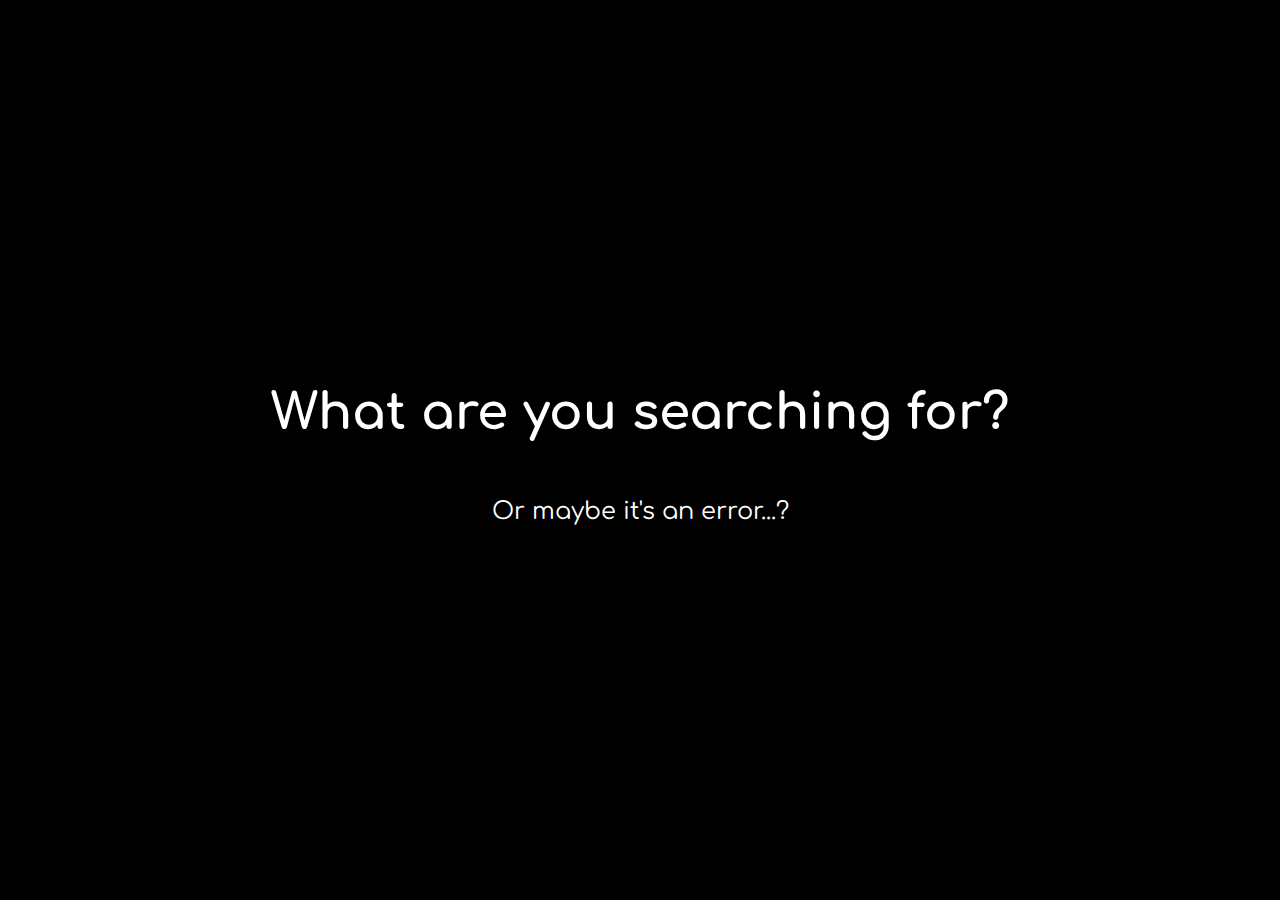
<file: index.html>
<!DOCTYPE html>
<html lang="en">
<head>
  <meta charset="UTF-8">
  <meta name="viewport" content="width=device-width, initial-scale=1.0">
  <title>JPPX | Github Creations</title>
  <link href="https://fonts.googleapis.com/css2?family=Comfortaa:wght@700&family=Comfortaa&display=swap" rel="stylesheet">
  <style>
    body {
      background-color: black;
      color: white;
      font-family: 'Comfortaa', sans-serif;
      margin: 0;
      height: 100vh;
      display: flex;
      justify-content: center;
      align-items: center;
      text-align: center;
      flex-direction: column;
      -webkit-user-select: none; /* Disable text selection in webkit browsers */
      -moz-user-select: none; /* Disable text selection in Firefox */
      -ms-user-select: none; /* Disable text selection in IE/Edge */
      user-select: none; /* Disable text selection in other browsers */
    }
    h1 {
      font-size: 50px;
      font-weight: 700;
    }
    p {
      font-size: 24px;
      font-weight: 400;
    }
    a {
      color: #00f;
      text-decoration: none;
      font-weight: 400;
    }
    a:hover {
      color: #ff0;
    }
  </style>
</head>
<body>
  <h1>What are you searching for?</h1>
  <p>Or maybe it's an error...?</p>
</body>
</html>
</file>
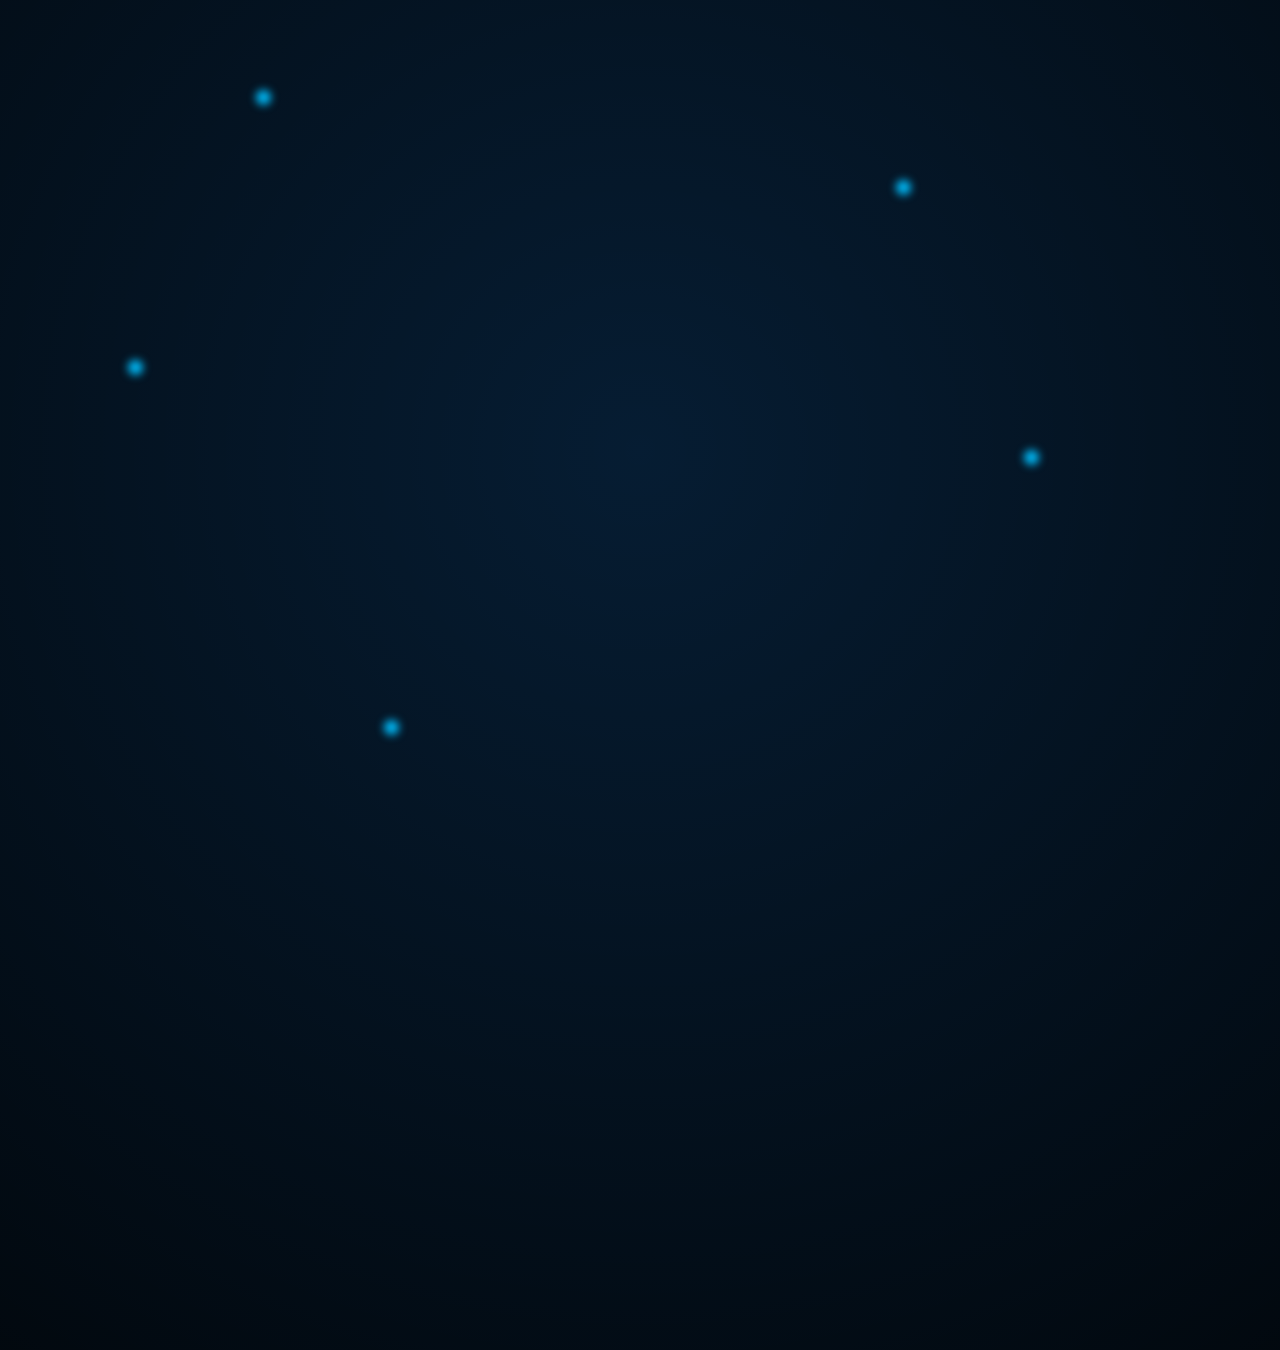
<file: aboutme.html>
<!DOCTYPE html>
<html lang="en">
<head>
  <meta charset="UTF-8">
  <meta name="viewport" content="width=device-width, initial-scale=1.0">
  <title>JPPX | Roblox Dev</title>
  <link href="https://fonts.googleapis.com/css2?family=Comfortaa:wght@400;700&display=swap" rel="stylesheet">
  <style>
    body {
      margin: 0;
      padding: 0;
      font-family: 'Comfortaa', sans-serif;
      background: black;
      color: white;
      height: 100vh;
      overflow: hidden;
      display: flex;
      justify-content: center;
      align-items: center;
      flex-direction: column;
      text-align: center;
      position: relative;
    }

    h1 {
      font-size: 64px;
      font-weight: 700;
      letter-spacing: 2px;
      background: linear-gradient(90deg, #1e90ff, #00bfff);
      -webkit-background-clip: text;
      -webkit-text-fill-color: transparent;
      opacity: 0;
      animation: fadeIn 1.5s ease-out forwards;
      margin-bottom: 0;
    }

    h2 {
      font-size: 36px;
      font-weight: 400;
      color: rgba(173, 216, 230, 0.8);
      opacity: 0;
      animation: fadeIn 2s ease-out 0.5s forwards;
      margin-top: 5px; /* Zmniejszono odstęp między JPPX a Roblox Developer */
    }

    .background {
      position: absolute;
      width: 200%;
      height: 200%;
      background: radial-gradient(circle at 50% 50%, rgba(30, 144, 255, 0.2), transparent);
      animation: rotateBackground 20s linear infinite;
      z-index: -1;
    }

    .particle {
      position: absolute;
      width: 15px;
      height: 15px;
      background: #00bfff;
      border-radius: 50%;
      filter: blur(4px); /* Dodano efekt rozmycia */
      animation: moveParticle 15s infinite ease-in-out;
    }

    @keyframes fadeIn {
      from {
        opacity: 0;
        transform: translateY(10px);
      }
      to {
        opacity: 1;
        transform: translateY(0);
      }
    }

    @keyframes rotateBackground {
      from {
        transform: rotate(0deg);
      }
      to {
        transform: rotate(360deg);
      }
    }

    @keyframes moveParticle {
      0% {
        transform: translate(0, 0);
      }
      25% {
        transform: translate(20vw, 10vh);
      }
      50% {
        transform: translate(40vw, 20vh);
      }
      75% {
        transform: translate(20vw, 30vh);
      }
      100% {
        transform: translate(0, 0);
      }
    }
  </style>
</head>
<body>
  <div class="background"></div>
  <!-- Particles -->
  <div class="particle" style="top: 10%; left: 20%;"></div>
  <div class="particle" style="top: 50%; left: 80%;"></div>
  <div class="particle" style="top: 80%; left: 30%;"></div>
  <div class="particle" style="top: 20%; left: 70%;"></div>
  <div class="particle" style="top: 40%; left: 10%;"></div>
  <h1>JPPX</h1>
  <h2>Roblox Developer</h2>
</body>
</html>
</file>
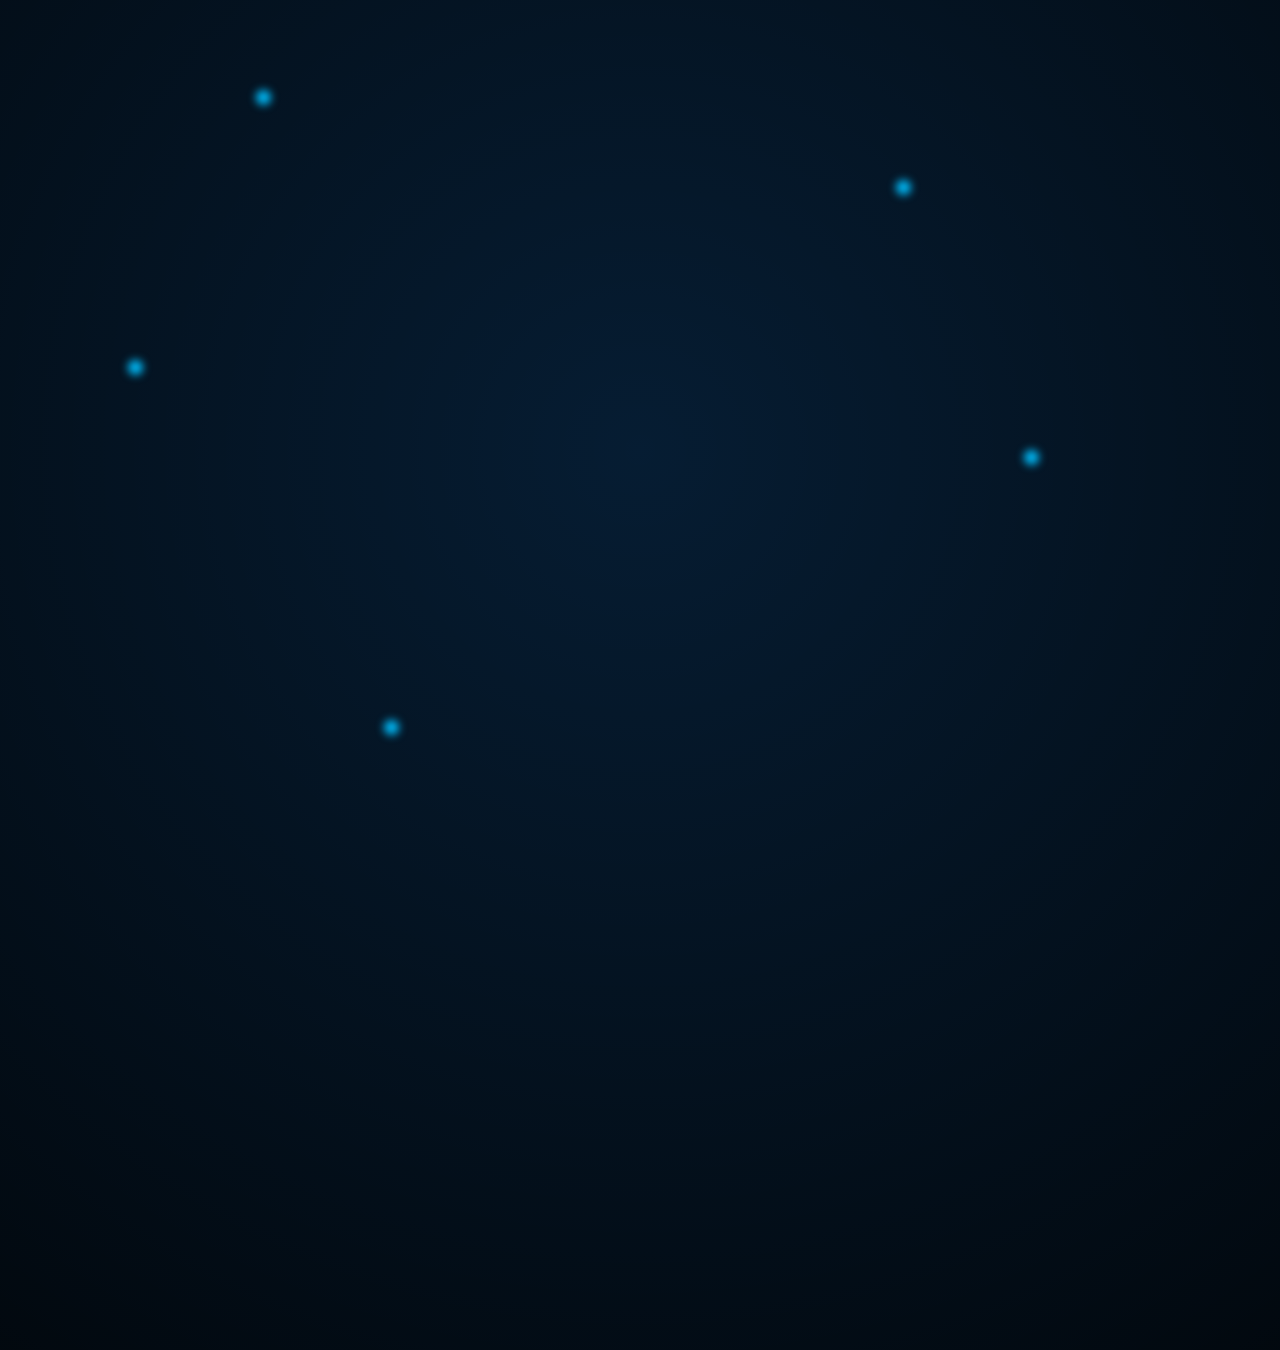
<file: backgroundblue.html>
<!DOCTYPE html>
<html lang="en">
<head>
  <meta charset="UTF-8">
  <meta name="viewport" content="width=device-width, initial-scale=1.0">
  <title>Background</title>
  <link href="https://fonts.googleapis.com/css2?family=Comfortaa:wght@400;700&display=swap" rel="stylesheet">
  <style>
    body {
      margin: 0;
      padding: 0;
      font-family: 'Comfortaa', sans-serif;
      background: black;
      color: white;
      height: 100vh;
      overflow: hidden;
      display: flex;
      justify-content: center;
      align-items: center;
      flex-direction: column;
      text-align: center;
      position: relative;
    }

    .background {
      position: absolute;
      width: 200%;
      height: 200%;
      background: radial-gradient(circle at 50% 50%, rgba(30, 144, 255, 0.2), transparent);
      z-index: -1; /* Tło pozostaje w tle */
    }

    .particle {
      position: absolute;
      width: 15px;
      height: 15px;
      background: #00bfff;
      border-radius: 50%;
      filter: blur(4px); /* Efekt rozmycia */
      animation: moveParticle 15s infinite ease-in-out;
    }

    @keyframes moveParticle {
      0% {
        transform: translate(0, 0);
      }
      25% {
        transform: translate(20vw, 10vh);
      }
      50% {
        transform: translate(40vw, 20vh);
      }
      75% {
        transform: translate(20vw, 30vh);
      }
      100% {
        transform: translate(0, 0);
      }
    }
  </style>
</head>
<body>
  <div class="background"></div> <!-- Statyczne tło -->
  <!-- Particles -->
  <div class="particle" style="top: 10%; left: 20%;"></div>
  <div class="particle" style="top: 50%; left: 80%;"></div>
  <div class="particle" style="top: 80%; left: 30%;"></div>
  <div class="particle" style="top: 20%; left: 70%;"></div>
  <div class="particle" style="top: 40%; left: 10%;"></div>
</body>
</html>
</file>
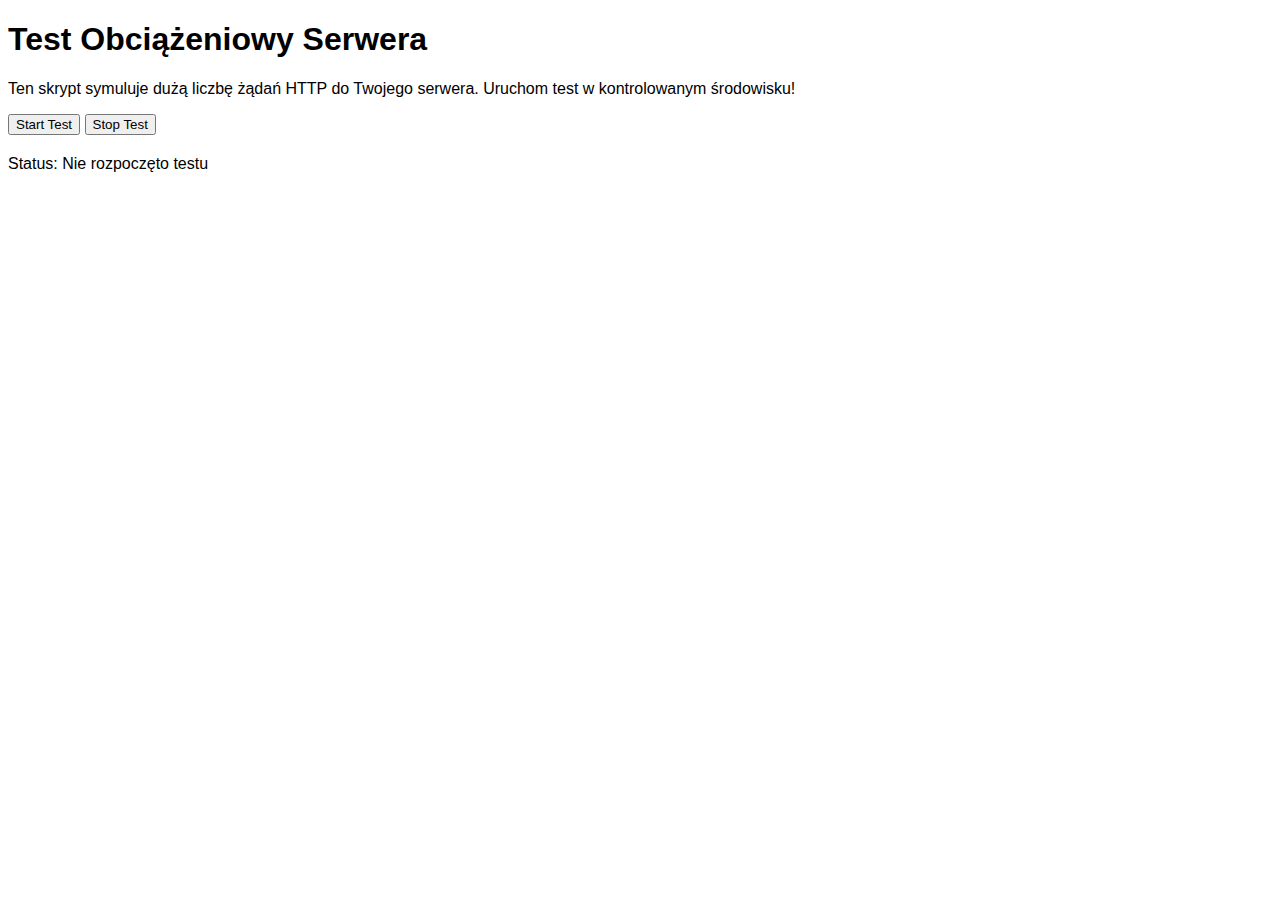
<file: marslensspamtest.html>
<!DOCTYPE html>
<html lang="en">
<head>
  <meta charset="UTF-8">
  <meta name="viewport" content="width=device-width, initial-scale=1.0">
  <title>Load Testing Script</title>
  <style>
    body {
      font-family: Arial, sans-serif;
    }
    #status {
      margin-top: 20px;
    }
  </style>
</head>
<body>
  <h1>Test Obciążeniowy Serwera</h1>
  <p>Ten skrypt symuluje dużą liczbę żądań HTTP do Twojego serwera. Uruchom test w kontrolowanym środowisku!</p>
  <button id="startTest">Start Test</button>
  <button id="stopTest">Stop Test</button>
  <p id="status">Status: <span id="statusMessage">Nie rozpoczęto testu</span></p>

  <script>
    let testInterval;
    let requestCount = 0;
    const serverUrl = 'https://yourserver.com/';  // Zmień na swój adres URL

    // Funkcja do wysyłania żądania HTTP
    function sendRequest() {
      fetch(serverUrl, {
        method: 'GET',  // Możesz zmienić metodę na POST, jeśli testujesz formularze
        headers: {
          'Content-Type': 'application/json'
        }
      })
      .then(response => {
        if (response.ok) {
          requestCount++;
          document.getElementById('statusMessage').textContent = `Wysłano ${requestCount} żądań`;
        } else {
          console.error('Błąd odpowiedzi z serwera:', response.status);
        }
      })
      .catch(error => {
        console.error('Błąd w żądaniu:', error);
      });
    }

    // Rozpoczęcie testu
    document.getElementById('startTest').addEventListener('click', () => {
      if (testInterval) return; // Zapobiega wielokrotnemu uruchomieniu

      document.getElementById('statusMessage').textContent = 'Test w toku...';
      testInterval = setInterval(() => {
        sendRequest();
      }, 100);  // Wysyła żądanie co 100ms (możesz dostosować do swoich potrzeb)
    });

    // Zatrzymanie testu
    document.getElementById('stopTest').addEventListener('click', () => {
      clearInterval(testInterval);
      testInterval = null;
      document.getElementById('statusMessage').textContent = 'Test zatrzymany';
    });
  </script>
</body>
</html>
</file>
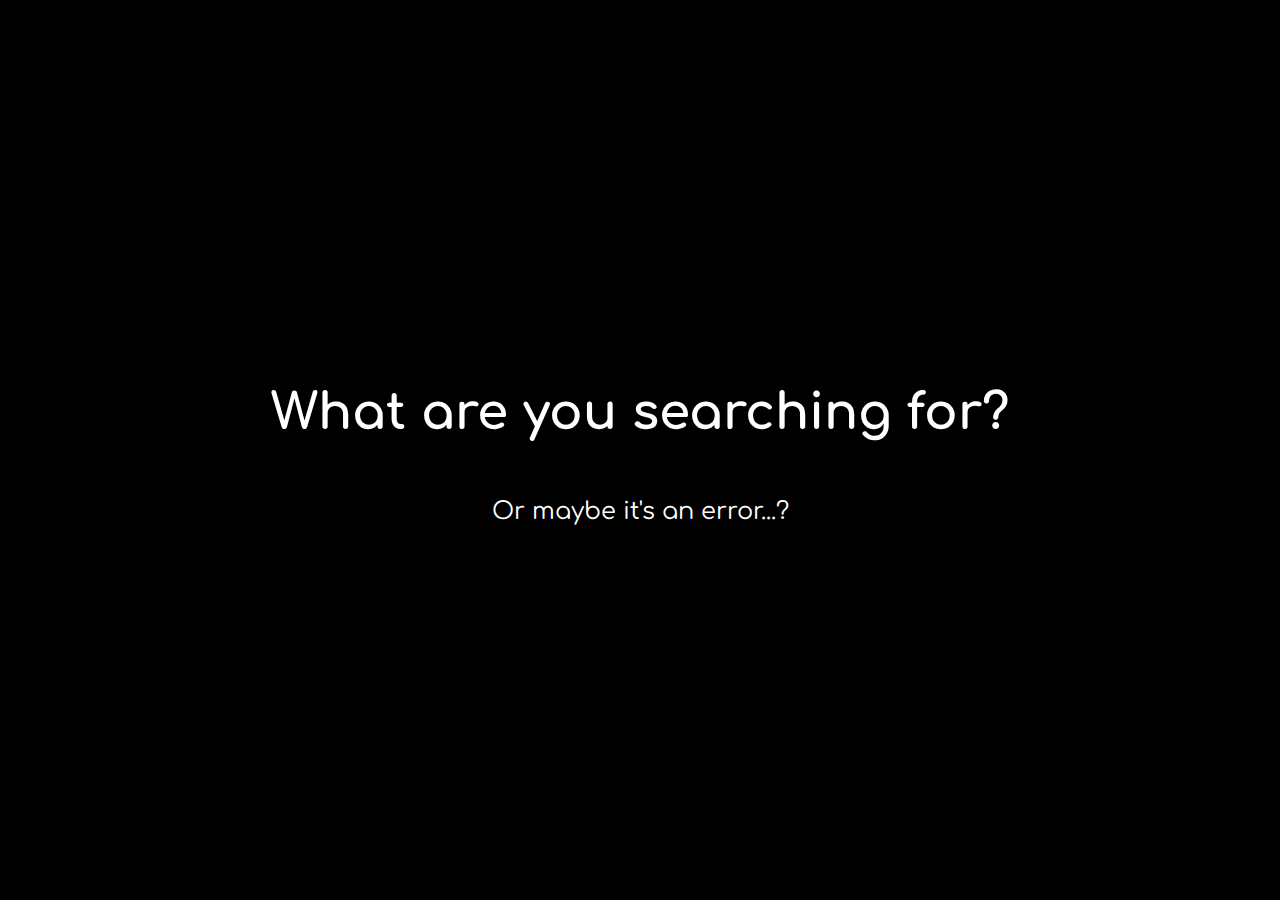
<file: nic.html>
<!DOCTYPE html>
<html lang="en">
<head>
  <meta charset="UTF-8">
  <meta name="viewport" content="width=device-width, initial-scale=1.0">
  <title>JPPX | Github Creations</title>
  <link href="https://fonts.googleapis.com/css2?family=Comfortaa:wght@700&family=Comfortaa&display=swap" rel="stylesheet">
  <style>
    body {
      background-color: black;
      color: white;
      font-family: 'Comfortaa', sans-serif;
      margin: 0;
      height: 100vh;
      display: flex;
      justify-content: center;
      align-items: center;
      text-align: center;
      flex-direction: column;
    }
    h1 {
      font-size: 50px;
      font-weight: 700;
    }
    p {
      font-size: 24px;
      font-weight: 400;
    }
    a {
      color: #00f;
      text-decoration: none;
      font-weight: 400;
    }
    a:hover {
      color: #ff0;
    }
  </style>
</head>
<body>
  <h1>What are you searching for?</h1>
  <p>Or maybe it's an error...?</p>
</body>
</html>
</file>
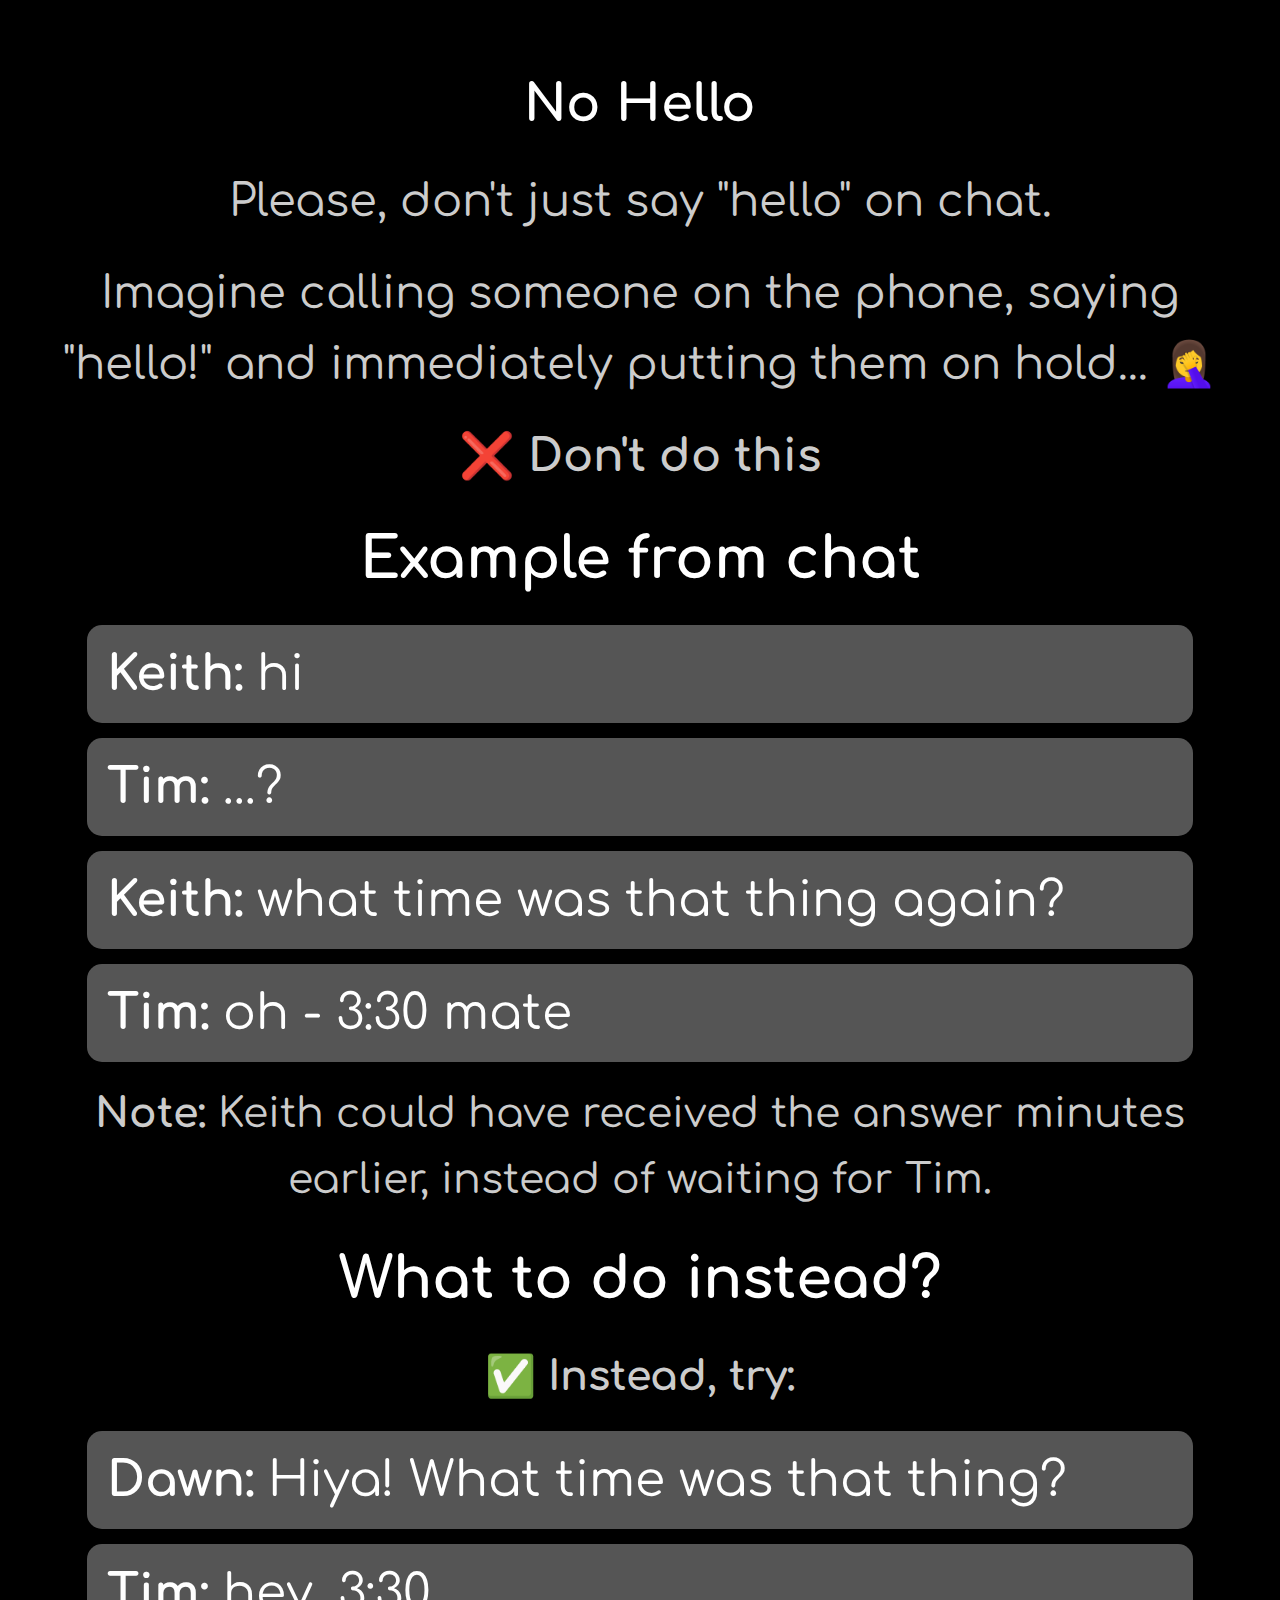
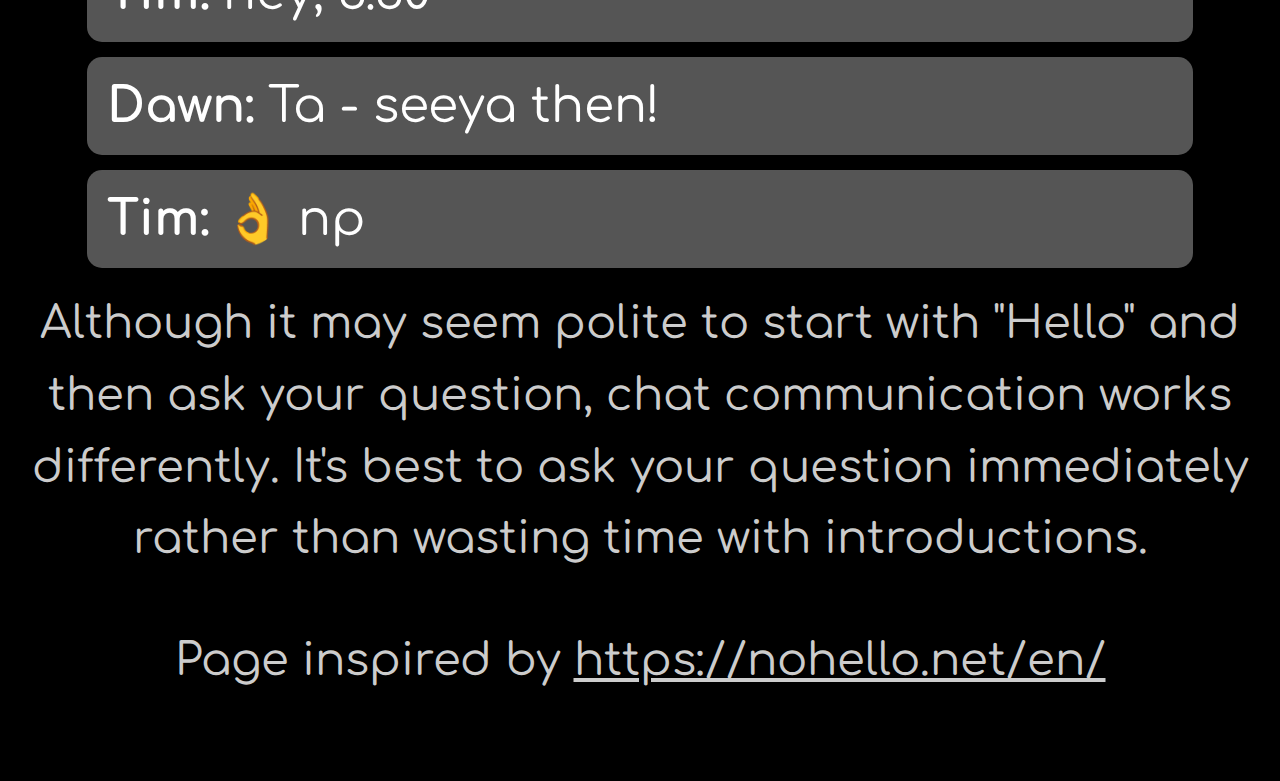
<file: nohello.html>
<!DOCTYPE html>
<html lang="en">
<head>
    <meta charset="UTF-8">
    <meta name="viewport" content="width=device-width, initial-scale=1.0">
    <title>JPPX | No Hello</title>
    <link href="https://fonts.googleapis.com/css2?family=Comfortaa:wght@700&display=swap" rel="stylesheet">
    <style>
        /* Reset margins and padding */
        * {
            margin: 0;
            padding: 0;
            box-sizing: border-box;
        }

        body {
            font-family: 'Comfortaa', sans-serif;
            background-color: #000;
            color: #fff;
            text-align: center;
            padding: 5% 2%;
            line-height: 1.6;
            -webkit-user-select: none; /* Disable text selection in webkit browsers */
            -moz-user-select: none; /* Disable text selection in Firefox */
            -ms-user-select: none; /* Disable text selection in IE/Edge */
            user-select: none; /* Disable text selection in other browsers */
        }

        h1 {
            font-size: 4vw; /* Smaller font size for larger screens */
            font-weight: bold;
            color: #fff;
            margin-bottom: 20px;
        }

        p {
            font-size: 3.5vw; /* Smaller font size for larger screens */
            color: #ccc;
            margin-bottom: 20px;
        }

        .section {
            margin: 20px 0;
        }

        .section h2 {
            font-size: 4.5vw; /* Smaller font size for larger screens */
            font-weight: bold;
            color: #fff;
            margin-bottom: 20px;
        }

        .section p {
            font-size: 3.2vw;
            color: #ccc;
            max-width: 90%;
            margin: 20px auto;
        }

        footer {
            margin-top: 50px;
            font-size: 3vw;
            color: #777;
        }

        /* Message styling */
        .message {
            background-color: #555;
            color: #fff;
            padding: 15px 20px;
            margin: 15px auto;
            max-width: 90%;
            border-radius: 15px;
            display: block;
            font-size: 3.8vw;
            text-align: left;
            line-height: 1.4;
        }

        /* Responsive adjustments */
        @media (max-width: 600px) {
            h1 {
                font-size: 8vw;
            }

            p, .section h2 {
                font-size: 5vw;
            }

            .message {
                font-size: 5vw;
                padding: 12px 15px;
            }

            footer {
                font-size: 4vw;
            }
        }
    </style>
</head>
<body>

    <h1>No Hello</h1>

    <p>Please, don't just say "hello" on chat.</p>
    <p>Imagine calling someone on the phone, saying "hello!" and immediately putting them on hold... 🤦‍♀️</p>
    
    <p><strong>❌ Don't do this</strong></p>

    <div class="section">
        <h2>Example from chat</h2>
        <div class="message">
            <strong>Keith:</strong> hi
        </div>
        <div class="message">
            <strong>Tim:</strong> ...?
        </div>
        <div class="message">
            <strong>Keith:</strong> what time was that thing again?
        </div>
        <div class="message">
            <strong>Tim:</strong> oh - 3:30 mate
        </div>
        <p><strong>Note:</strong> Keith could have received the answer minutes earlier, instead of waiting for Tim.</p>
    </div>

    <div class="section">
        <h2>What to do instead?</h2>
        <p><strong>✅ Instead, try:</strong></p>
        <div class="message">
            <strong>Dawn:</strong> Hiya! What time was that thing?
        </div>
        <div class="message">
            <strong>Tim:</strong> hey, 3:30
        </div>
        <div class="message">
            <strong>Dawn:</strong> Ta - seeya then!
        </div>
        <div class="message">
            <strong>Tim:</strong> 👌 np
        </div>
    </div>

    <p>Although it may seem polite to start with "Hello" and then ask your question, chat communication works differently. It's best to ask your question immediately rather than wasting time with introductions.</p>

    <footer>
        <p>Page inspired by <a href="https://nohello.net/en/" style="color: #ccc;">https://nohello.net/en/</a></p>
    </footer>

</body>
</html>
</file>
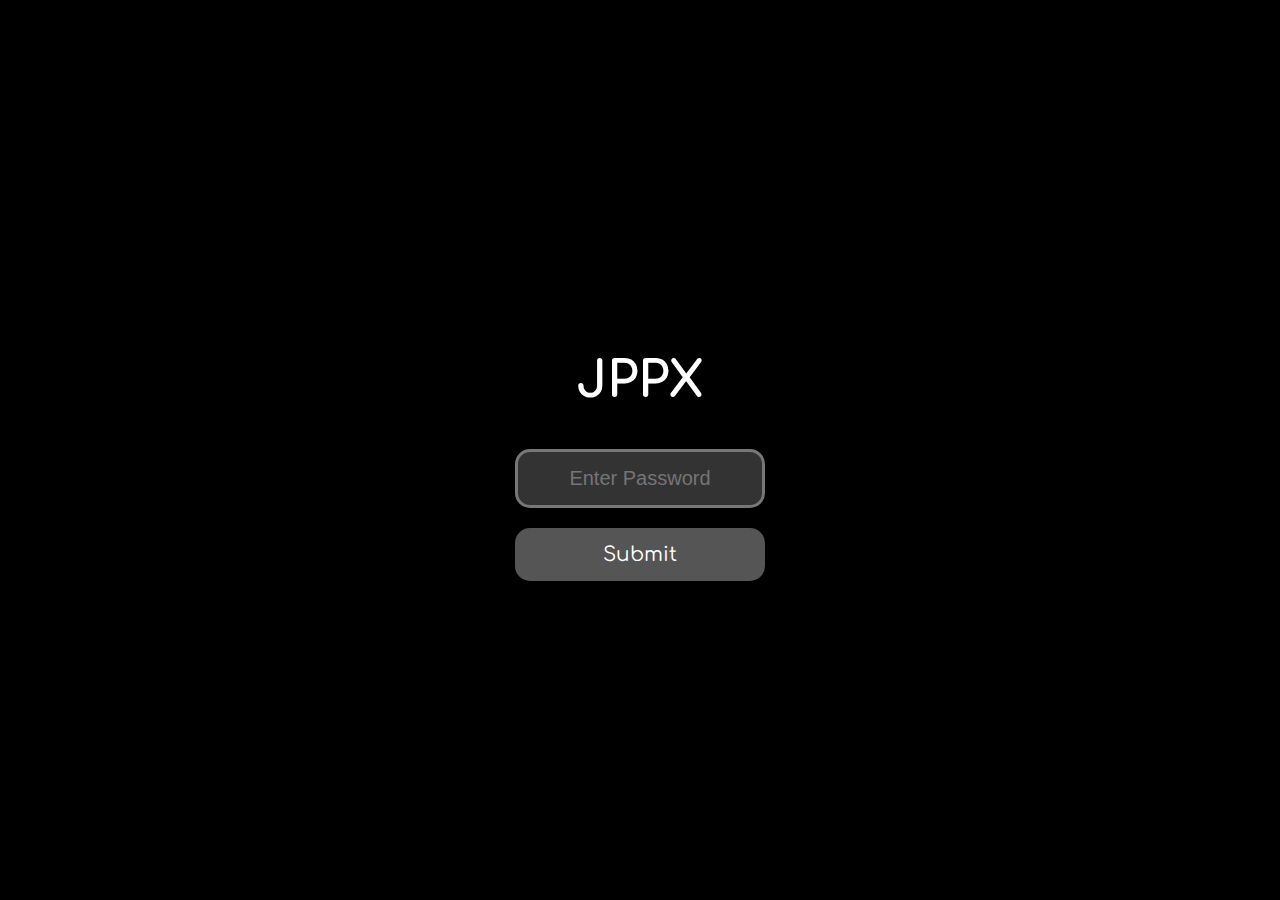
<file: passwordtemplate.html>
<!DOCTYPE html>
<html lang="pl">
<head>
  <meta charset="UTF-8">
  <meta name="viewport" content="width=device-width, initial-scale=1.0">
  <title>JPPX | Password Protected</title>
  <link href="https://fonts.googleapis.com/css2?family=Comfortaa:wght@700&family=Comfortaa&display=swap" rel="stylesheet">
  <style>
    body {
      background-color: black;
      color: white;
      font-family: 'Comfortaa', sans-serif;
      margin: 0;
      height: 100vh;
      display: flex;
      justify-content: center;
      align-items: center;
      text-align: center;
      flex-direction: column;
      user-select: none; /* Disable text selection */
    }
    h1 {
      font-size: 50px;
      font-weight: 700;
      margin-bottom: 20px;
    }
    input[type="password"] {
      font-size: 20px;
      padding: 15px;
      margin: 20px;
      border-radius: 15px;
      border: 3px solid #777; /* Default border color: Light Gray */
      background-color: #333;
      color: white;
      text-align: center;
      width: 250px;
      box-sizing: border-box;
      transition: all 0.3s ease;
    }
    input[type="password"]:focus {
      border-color: #777; /* Same gray border on focus */
      outline: none;
    }
    button {
      font-size: 20px;
      padding: 15px;
      background-color: #555;
      color: white;
      border: none;
      border-radius: 15px;
      cursor: pointer;
      font-family: 'Comfortaa', sans-serif;
      width: 250px;
      box-sizing: border-box;
    }
    button:hover {
      background-color: #888;
    }
    .line {
      width: 80%;
      height: 2px;
      background-color: white;
      margin-top: 20px;
      display: none; /* Line is hidden by default */
    }
    .message {
      font-size: 24px;
      display: none;
      margin-top: 20px;
    }
  </style>
</head>
<body>
  <h1>JPPX</h1>
  <input type="password" id="password" placeholder="Enter Password" onkeydown="checkEnter(event)">
  <button onclick="checkPassword()">Submit</button>
  <div class="line" id="line"></div>
  <div class="message" id="message">
    <pre>Hello</pre>
  </div>

  <script>
    // Function to check if the password is correct
    function checkPassword() {
      var password = document.getElementById('password').value;
      var message = document.getElementById('message');
      var line = document.getElementById('line');

      // If password is correct, show the white line and message
      if (password === '69') {
        line.style.display = 'block'; // Show the white line
        message.style.display = 'block'; // Show the message
      } else {
        alert('Incorrect password!');
      }
    }

    // Function to submit the password when Enter is pressed
    function checkEnter(event) {
      if (event.key === 'Enter') {
        checkPassword(); // Submit the password when Enter is pressed
      }
    }
  </script>
</body>
</html>
</file>
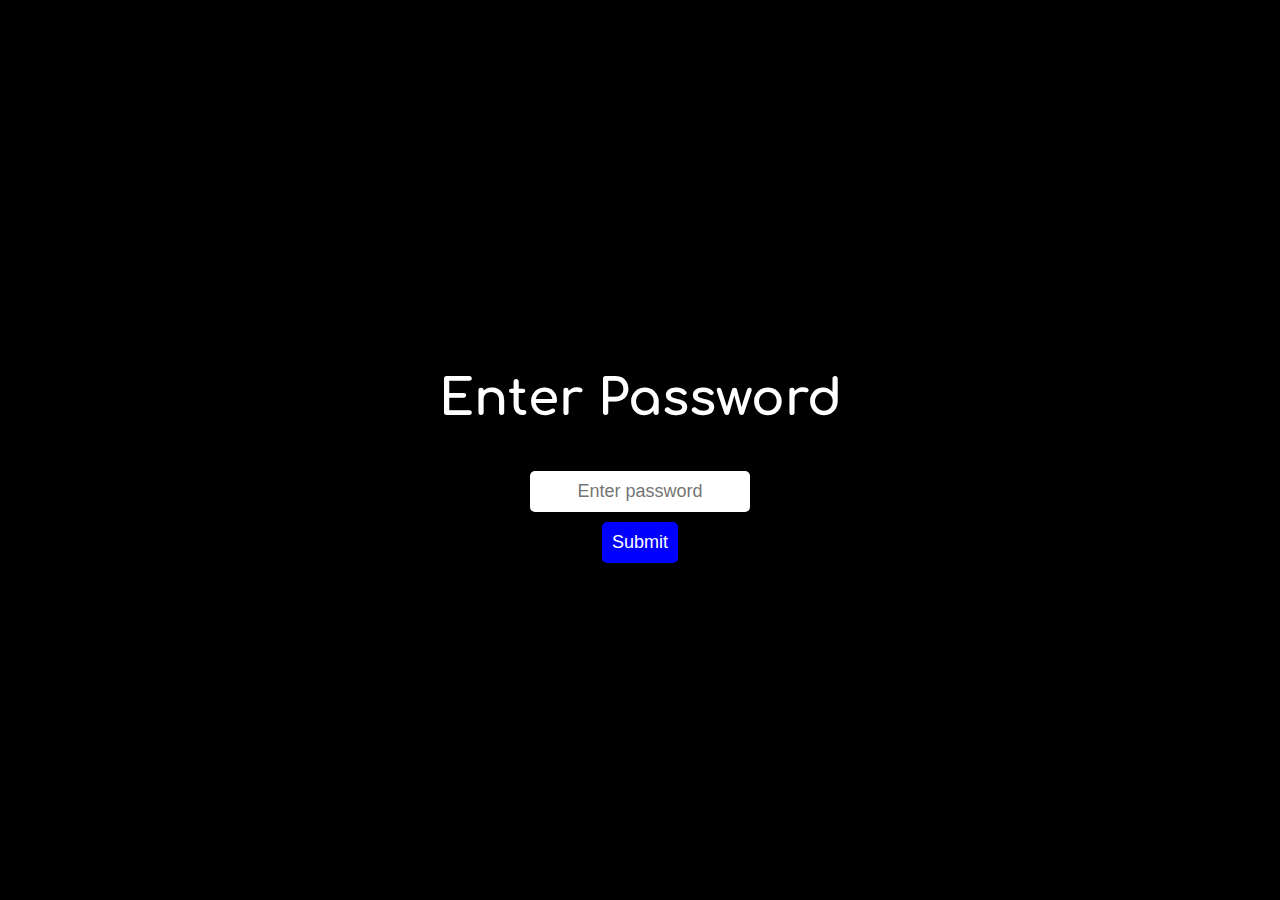
<file: passwordtest.html>
<!DOCTYPE html>
<html lang="en">
<head>
  <meta charset="UTF-8">
  <meta name="viewport" content="width=device-width, initial-scale=1.0">
  <title>Password Protected</title>
  <link href="https://fonts.googleapis.com/css2?family=Comfortaa:wght@700&family=Comfortaa&display=swap" rel="stylesheet">
  <style>
    body {
      background-color: black;
      color: white;
      font-family: 'Comfortaa', sans-serif;
      margin: 0;
      height: 100vh;
      display: flex;
      justify-content: center;
      align-items: center;
      text-align: center;
      flex-direction: column;
    }
    h1 {
      font-size: 50px;
      font-weight: 700;
    }
    input[type="password"] {
      font-size: 18px;
      padding: 10px;
      margin: 10px;
      border-radius: 5px;
      border: none;
      width: 200px;
      text-align: center;
    }
    button {
      font-size: 18px;
      padding: 10px;
      background-color: #00f;
      color: white;
      border: none;
      border-radius: 5px;
      cursor: pointer;
    }
    button:hover {
      background-color: #ff0;
    }
    .message {
      font-size: 24px;
      display: none;
      margin-top: 20px;
    }
  </style>
</head>
<body>
  <h1>Enter Password</h1>
  <input type="password" id="password" placeholder="Enter password">
  <button onclick="checkPassword()">Submit</button>
  <div class="message" id="message">
    <pre>Hello</pre>
  </div>

  <script>
    function checkPassword() {
      var password = document.getElementById('password').value;
      var message = document.getElementById('message');

      if (password === '69') {
        message.style.display = 'block';
      } else {
        alert('Incorrect password!');
      }
    }
  </script>
</body>
</html>
</file>
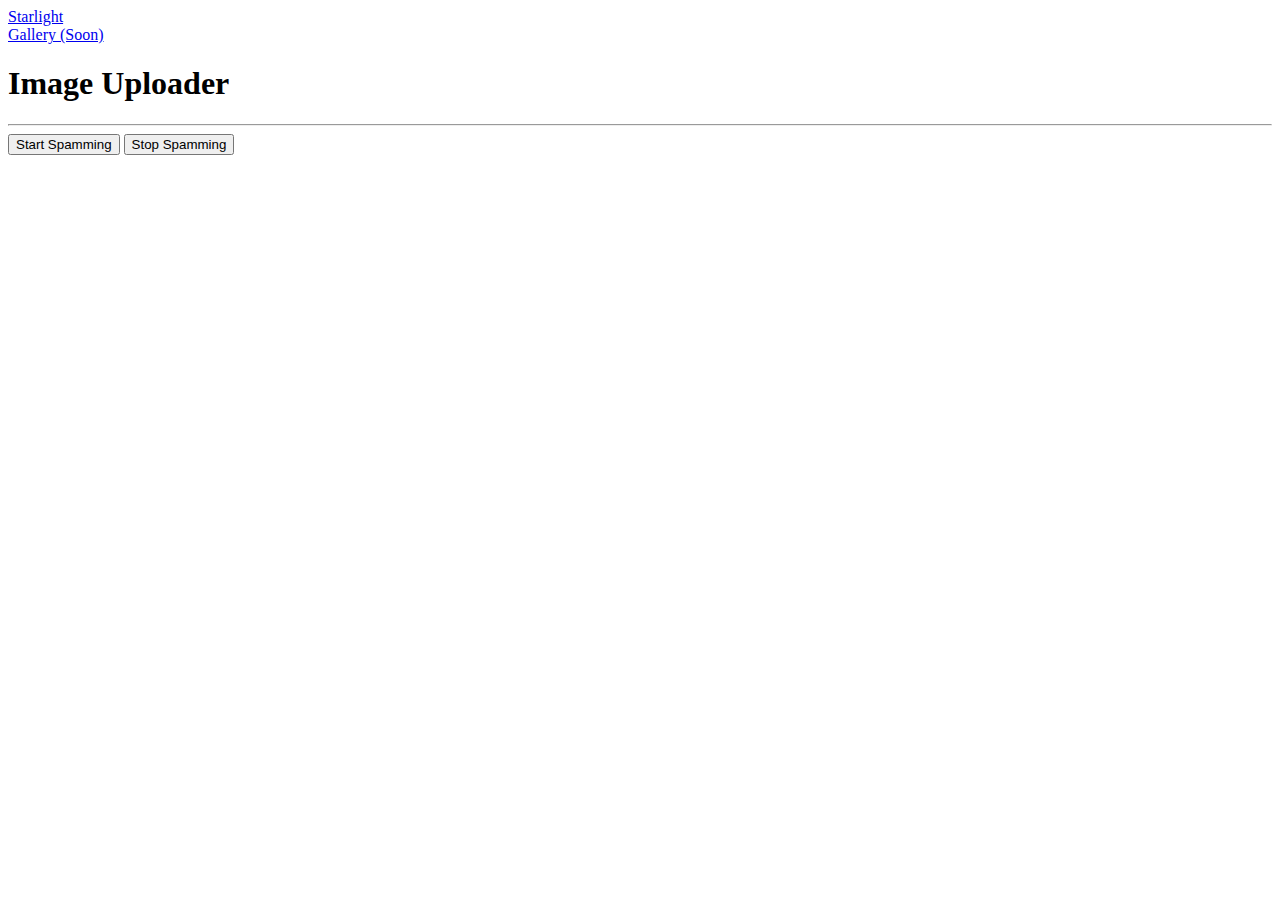
<file: testwegankamars.html>
<!DOCTYPE html>
<html lang="en">
<head>
  <meta charset="UTF-8">
  <meta name="viewport" content="width=device-width, initial-scale=1.0">
  <link rel="shortcut icon" href="https://i.starlight-foss.org/starlight-icon.ico" type="image/x-icon">
  <link rel="stylesheet" href="https://s1.net.starlight-foss.org/projects/uniWeb/starlight.css">
  <title>Image Uploader</title>
</head>
<body>
  <div class="header font-misa">
    <div class="header-entry"><a href="https://starlight-foss.org">Starlight</a></div>
    <div class="header-entry"><a href="#">Gallery (Soon)</a></div>
  </div>
  <h1 class="font-misa">Image Uploader</h1>
  <hr>

  <button id="start-spam" class="link-button">Start Spamming</button>
  <button id="stop-spam" class="link-button">Stop Spamming</button>

  <script>
    let spamInterval;

    function generateRandomImage() {
      // Pobiera losowy obrazek z Picsum Photos
      return fetch("https://picsum.photos/200")
        .then((response) => response.blob())
        .then((blob) => new File([blob], `random_${Date.now()}.jpg`, { type: blob.type }));
    }

    function uploadImage(file) {
      const formData = new FormData();
      formData.append("file", file);
      formData.append("customFileName", `random_${Date.now()}`);

      fetch("/", {
        method: "POST",
        body: formData,
      }).then((response) => {
        console.log(`Image uploaded: ${response.status}`);
      }).catch((err) => {
        console.error("Upload failed:", err);
      });
    }

    document.getElementById("start-spam").addEventListener("click", () => {
      if (spamInterval) return; // Jeśli spam już działa, nic nie rób

      spamInterval = setInterval(() => {
        generateRandomImage().then((file) => uploadImage(file));
      }, 1000); // Wysyłanie obrazków co sekundę
      console.log("Spamming started...");
    });

    document.getElementById("stop-spam").addEventListener("click", () => {
      clearInterval(spamInterval);
      spamInterval = null;
      console.log("Spamming stopped.");
    });
  </script>
</body>
</html>
</file>
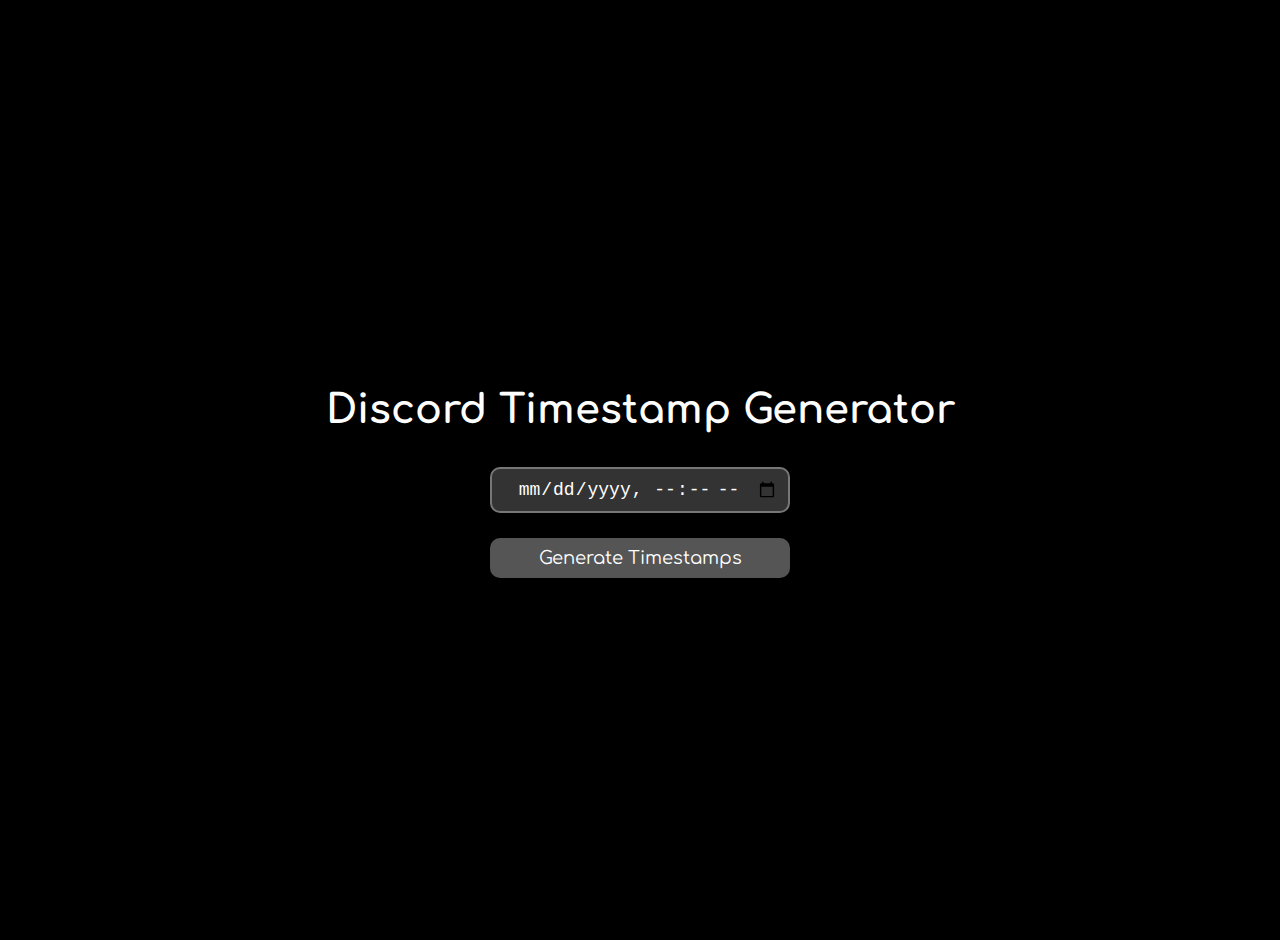
<file: timestamps.html>
<!DOCTYPE html>
<html lang="pl">
<head>
  <meta charset="UTF-8">
  <meta name="viewport" content="width=device-width, initial-scale=1.0">
  <title>Discord Timestamps</title>
  <link href="https://fonts.googleapis.com/css2?family=Comfortaa:wght@700&family=Comfortaa&display=swap" rel="stylesheet">
  <style>
    body {
      background-color: black;
      color: white;
      font-family: 'Comfortaa', sans-serif;
      margin: 0;
      height: 100vh;
      display: flex;
      justify-content: center;
      align-items: center;
      text-align: center;
      flex-direction: column;
      padding: 20px;
      overflow: hidden;
    }
    h1 {
      font-size: 40px;
      font-weight: 700;
      margin-bottom: 20px;
    }
    input[type="datetime-local"] {
      font-size: 18px;
      padding: 10px;
      margin: 15px;
      border-radius: 10px;
      border: 2px solid #777;
      background-color: #333;
      color: white;
      text-align: center;
      width: 300px;
      box-sizing: border-box;
      transition: all 0.3s ease;
    }
    input[type="datetime-local"]:focus {
      border-color: #aaa;
      outline: none;
    }
    button {
      font-size: 18px;
      padding: 10px;
      background-color: #555;
      color: white;
      border: none;
      border-radius: 10px;
      cursor: pointer;
      font-family: 'Comfortaa', sans-serif;
      width: 300px;
      box-sizing: border-box;
      margin-top: 10px;
    }
    button:hover {
      background-color: #888;
    }
    .result {
      font-size: 18px;
      margin-top: 20px;
      padding: 15px;
      background-color: #222;
      border-radius: 10px;
      width: 100%;
      max-width: 400px;
      box-shadow: 0 0 10px rgba(0, 0, 0, 0.5);
    }
    .result p {
      margin: 10px 0;
      display: flex;
      justify-content: space-between;
      align-items: center;
    }
    .result code {
      background-color: #333;
      padding: 5px 10px;
      border-radius: 5px;
      font-size: 16px;
    }
    .copy-button {
      margin-left: 10px;
      padding: 5px 10px;
      font-size: 14px;
      background-color: #444;
      color: white;
      border: none;
      border-radius: 5px;
      cursor: pointer;
    }
    .copy-button:hover {
      background-color: #666;
    }
  </style>
</head>
<body>
  <h1>Discord Timestamp Generator</h1>
  <input type="datetime-local" id="datetime" placeholder="Select date and time">
  <button onclick="generateTimestamps()">Generate Timestamps</button>
  <div class="result" id="result" style="display: none;">
    <p><strong>Short:</strong> <code id="short"></code> <button class="copy-button" onclick="copyToClipboard('short')">Copy</button></p>
    <p><strong>Relative:</strong> <code id="relative"></code> <button class="copy-button" onclick="copyToClipboard('relative')">Copy</button></p>
    <p><strong>Full:</strong> <code id="full"></code> <button class="copy-button" onclick="copyToClipboard('full')">Copy</button></p>
  </div>

  <script>
    function generateTimestamps() {
      const datetimeInput = document.getElementById('datetime').value;
      const resultDiv = document.getElementById('result');
      const shortSpan = document.getElementById('short');
      const relativeSpan = document.getElementById('relative');
      const fullSpan = document.getElementById('full');

      if (!datetimeInput) {
        alert('Please select a date and time!');
        return;
      }

      const timestamp = Math.floor(new Date(datetimeInput).getTime() / 1000); // Convert to Unix timestamp

      // Update the result fields with Discord timestamp formats
      shortSpan.textContent = `<t:${timestamp}:t>`;
      relativeSpan.textContent = `<t:${timestamp}:R>`;
      fullSpan.textContent = `<t:${timestamp}:F>`;

      resultDiv.style.display = 'block'; // Show the result section
    }

    function copyToClipboard(id) {
      const text = document.getElementById(id).textContent;
      navigator.clipboard.writeText(text).then(() => {
        alert(`Copied: ${text}`);
      }).catch(err => {
        alert('Failed to copy text: ' + err);
      });
    }
  </script>
</body>
</html>
</file>
